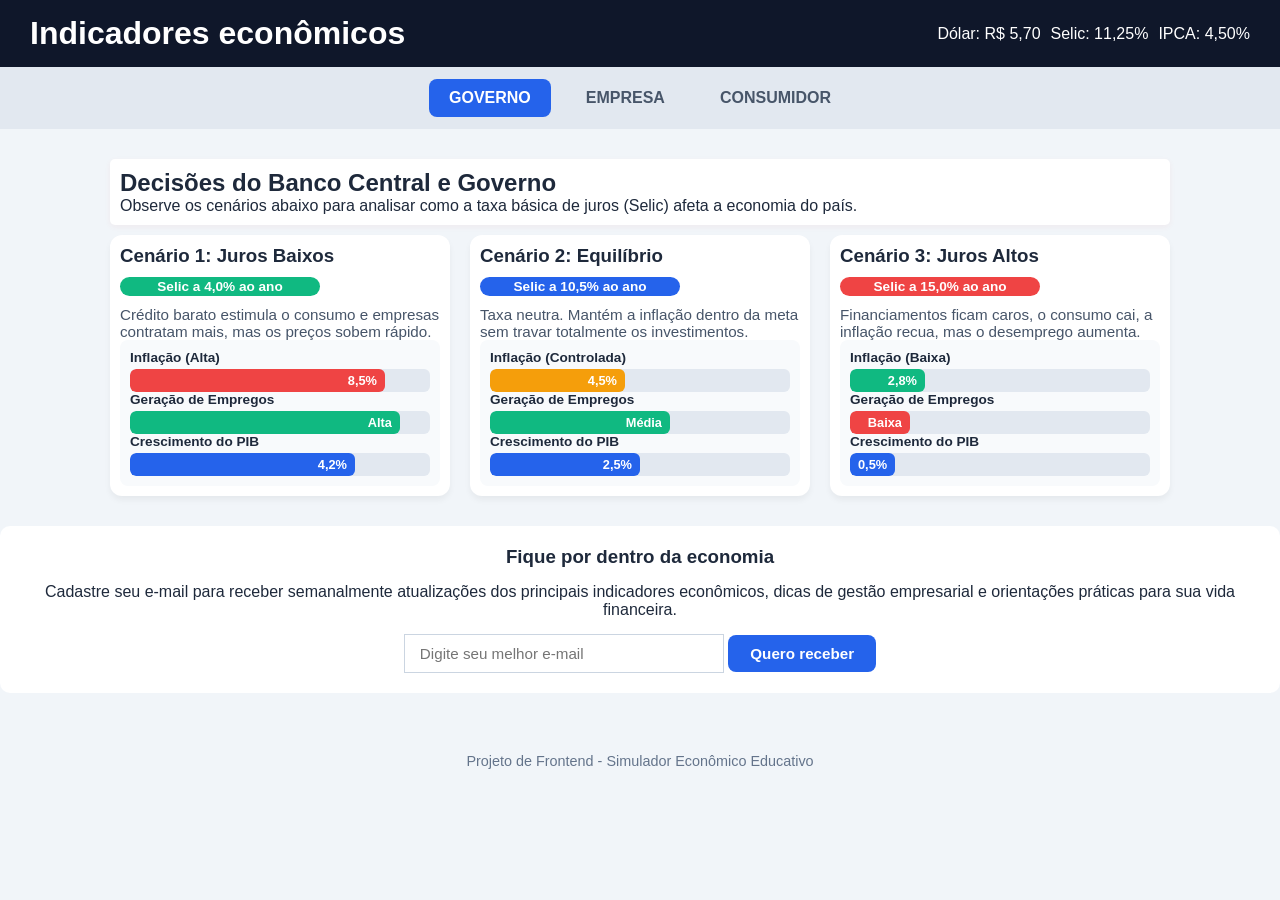
<file: index.html>
<!DOCTYPE html>
<html lang="pt-BR">
<head>
    <meta charset="UTF-8">
    <meta name="viewport" content="width=device-width, initial-scale=1.0">
    <title>SIMULADOR ECONÔMICO-MACROECONOMIA</title>
    <link rel="stylesheet" href="style.css">
</head>
<body>
    <header>
        <div><h1>Indicadores econômicos</h1></div>
        <div class="indicadores-topo">
            <span class="indicador">Dólar: R$ 5,70</span>
            <span class="indicador">Selic: 11,25%</span>
            <span class="indicador">IPCA: 4,50%</span>
        </div>
    </header>
    
    <nav> 
        <a href="index.html" class="btn-tab ativo">GOVERNO</a>
        <a href="empresa.html" class="btn-tab">EMPRESA</a>
        <a href="consumidor.html" class="btn-tab">CONSUMIDOR</a>
    </nav>

    <main>
        <section class="introducao">
            <h2>Decisões do Banco Central e Governo</h2>
            <p>Observe os cenários abaixo para analisar como a taxa básica de juros (Selic) afeta a economia do país.</p>
        </section>

        <section class="situacao">
            
            <article class="card-situacao">
                <h3>Cenário 1: Juros Baixos</h3>
                <span class="tag-juros verde">Selic a 4,0% ao ano</span>
                <p class="descricao">Crédito barato estimula o consumo e empresas contratam mais, mas os preços sobem rápido.</p>
                
                <div class="grafico-css">
                    <div class="barra-item">
                        <span>Inflação (Alta)</span>
                        <div class="fundo-barra"><div class="preenchimento vermelho" style="width: 85%;">8,5%</div></div>
                    </div>
                    <div class="barra-item">
                        <span>Geração de Empregos</span>
                        <div class="fundo-barra"><div class="preenchimento verde" style="width: 90%;">Alta</div></div>
                    </div>
                    <div class="barra-item">
                        <span>Crescimento do PIB</span>
                        <div class="fundo-barra"><div class="preenchimento azul" style="width: 75%;">4,2%</div></div>
                    </div>
                </div>
            </article>

            <article class="card-situacao">
                <h3>Cenário 2: Equilíbrio</h3>
                <span class="tag-juros azul">Selic a 10,5% ao ano</span>
                <p class="descricao">Taxa neutra. Mantém a inflação dentro da meta sem travar totalmente os investimentos.</p>
                
                <div class="grafico-css">
                    <div class="barra-item">
                        <span>Inflação (Controlada)</span>
                        <div class="fundo-barra"><div class="preenchimento amarelo" style="width: 45%;">4,5%</div></div>
                    </div>
                    <div class="barra-item">
                        <span>Geração de Empregos</span>
                        <div class="fundo-barra"><div class="preenchimento verde" style="width: 60%;">Média</div></div>
                    </div>
                    <div class="barra-item">
                        <span>Crescimento do PIB</span>
                        <div class="fundo-barra"><div class="preenchimento azul" style="width: 50%;">2,5%</div></div>
                    </div>
                </div>
            </article>

            <article class="card-situacao">
                <h3>Cenário 3: Juros Altos</h3>
                <span class="tag-juros vermelho">Selic a 15,0% ao ano</span>
                <p class="descricao">Financiamentos ficam caros, o consumo cai, a inflação recua, mas o desemprego aumenta.</p>
                
                <div class="grafico-css">
                    <div class="barra-item">
                        <span>Inflação (Baixa)</span>
                        <div class="fundo-barra"><div class="preenchimento verde" style="width: 25%;">2,8%</div></div>
                    </div>
                    <div class="barra-item">
                        <span>Geração de Empregos</span>
                        <div class="fundo-barra"><div class="preenchimento vermelho" style="width: 20%;">Baixa</div></div>
                    </div>
                    <div class="barra-item">
                        <span>Crescimento do PIB</span>
                        <div class="fundo-barra"><div class="preenchimento azul" style="width: 15%;">0,5%</div></div>
                    </div>
                </div>
            </article>

        </section>
    </main>


    
    <section class="newsletter">
        <h3>Fique por dentro da economia</h3>
        <p>Cadastre seu e-mail para receber semanalmente atualizações dos principais indicadores econômicos, dicas de gestão empresarial e orientações práticas para sua vida financeira.</p>
        
        <form action="#" method="post" class="form-newsletter">
            <input type="email" name="email" placeholder="Digite seu melhor e-mail" required>
            <button type="submit">Quero receber</button>
        </form>
    </section>
    
    <footer>
        <p>Projeto de Frontend - Simulador Econômico Educativo</p>
    </footer>

</body>
</html>
</file>
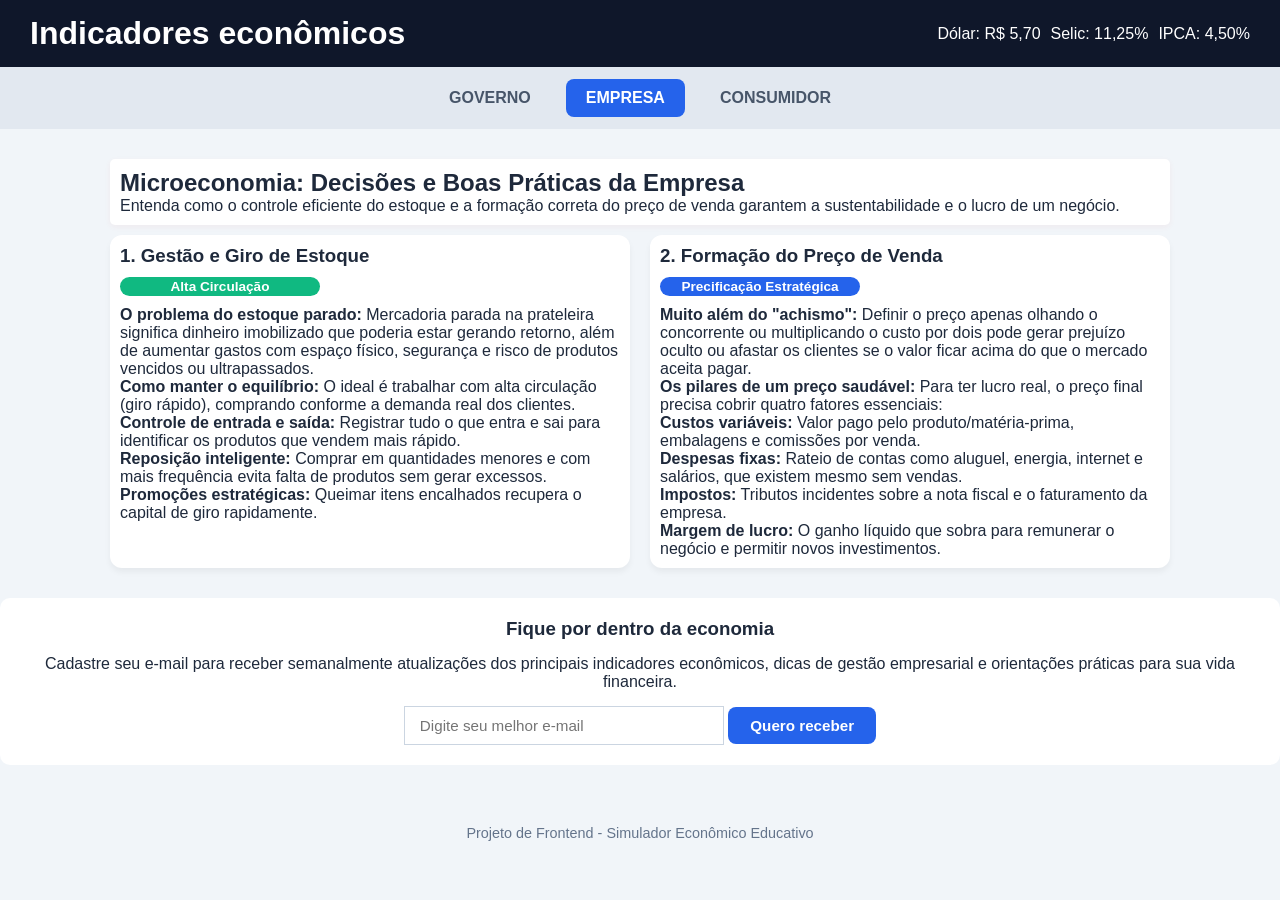
<file: empresa.html>
<!DOCTYPE html>
<html lang="pt-BR">
<head>
    <meta charset="UTF-8">
    <meta name="viewport" content="width=device-width, initial-scale=1.0">
    <title>SIMULADOR ECONÔMICO-MICROECONOMIA</title>
    <link rel="stylesheet" href="style.css">
</head>
<body>
    <header>
        <div><h1>Indicadores econômicos</h1></div>
        <div class="indicadores-topo">
            <span class="indicador">Dólar: R$ 5,70</span>
            <span class="indicador">Selic: 11,25%</span>
            <span class="indicador">IPCA: 4,50%</span>
        </div>
    </header>
    
    <nav> 
        <a href="index.html" class="btn-tab">GOVERNO</a>
        <a href="empresa.html" class="btn-tab ativo">EMPRESA</a>
        <a href="consumidor.html" class="btn-tab">CONSUMIDOR</a>
    </nav>

    <main>
    
        <section class="introducao">
            <h2>Microeconomia: Decisões e Boas Práticas da Empresa</h2>
            <p>Entenda como o controle eficiente do estoque e a formação correta do preço de venda garantem a sustentabilidade e o lucro de um negócio.</p>
        </section>

        <section class="situacao">
            
            <article class="card-situacao">
                <h3>1. Gestão e Giro de Estoque</h3>
                <span class="tag-juros verde">Alta Circulação</span>
                <div class="texto-informativo">
                    <p><strong>O problema do estoque parado:</strong> Mercadoria parada na prateleira significa dinheiro imobilizado que poderia estar gerando retorno, além de aumentar gastos com espaço físico, segurança e risco de produtos vencidos ou ultrapassados.</p>
                    <p><strong>Como manter o equilíbrio:</strong> O ideal é trabalhar com alta circulação (giro rápido), comprando conforme a demanda real dos clientes.</p>
                    <ul>
                        <li><strong>Controle de entrada e saída:</strong> Registrar tudo o que entra e sai para identificar os produtos que vendem mais rápido.</li>
                        <li><strong>Reposição inteligente:</strong> Comprar em quantidades menores e com mais frequência evita falta de produtos sem gerar excessos.</li>
                        <li><strong>Promoções estratégicas:</strong> Queimar itens encalhados recupera o capital de giro rapidamente.</li>
                    </ul>
                </div>
            </article>

            <article class="card-situacao">
                <h3>2. Formação do Preço de Venda</h3>
                <span class="tag-juros azul">Precificação Estratégica</span>
                <div class="texto-informativo">
                    <p><strong>Muito além do "achismo":</strong> Definir o preço apenas olhando o concorrente ou multiplicando o custo por dois pode gerar prejuízo oculto ou afastar os clientes se o valor ficar acima do que o mercado aceita pagar.</p>
                    <p><strong>Os pilares de um preço saudável:</strong> Para ter lucro real, o preço final precisa cobrir quatro fatores essenciais:</p>
                    <ul>
                        <li><strong>Custos variáveis:</strong> Valor pago pelo produto/matéria-prima, embalagens e comissões por venda.</li>
                        <li><strong>Despesas fixas:</strong> Rateio de contas como aluguel, energia, internet e salários, que existem mesmo sem vendas.</li>
                        <li><strong>Impostos:</strong> Tributos incidentes sobre a nota fiscal e o faturamento da empresa.</li>
                        <li><strong>Margem de lucro:</strong> O ganho líquido que sobra para remunerar o negócio e permitir novos investimentos.</li>
                    </ul>
                </div>
            </article>

        </section>
    </main>

    
    <section class="newsletter">
        <h3>Fique por dentro da economia</h3>
        <p>Cadastre seu e-mail para receber semanalmente atualizações dos principais indicadores econômicos, dicas de gestão empresarial e orientações práticas para sua vida financeira.</p>
        
        <form action="#" method="post" class="form-newsletter">
            <input type="email" name="email" placeholder="Digite seu melhor e-mail" required>
            <button type="submit">Quero receber</button>
        </form>
    </section>
    
    <footer>
        <p>Projeto de Frontend - Simulador Econômico Educativo</p>
    </footer>

</body>
</html>
</file>
<file: style.css>
* {
    margin: 0;
    padding: 0;
    box-sizing: border-box;
    font-family: 'segoe UI', 'Segoe UI', Tahoma, Geneva, Verdana, sans-serif;
}

body {
    background-color: #f1f5f9;
    color: #1e293b;
}

header {
    background-color: #0f172a;
    color: white;
    padding: 15px 30px;
    display: flex;
    justify-content: space-between;
    align-items: center;
    flex-wrap: wrap;
    gap: 15px;
}
.indicadores-topo {
    display: flex;
    gap: 10px;
    flex-wrap: wrap;
}

nav {
    background-color: #e2e8f0;
    padding: 12px;
    display: flex;
    justify-content: center;
    gap: 15px;
}
.btn-tab {
    text-decoration: none;
    color: #475569;
    font-weight: bold;
    padding: 10px 20px;
    border-radius: 8px;
    transition: 0.2s;
}
.btn-tab:hover {
    background-color: #cbd5e1;
}
.btn-tab.ativo {
    background-color: #2563eb;
    color: white;
}


main {
    max-width: 1100px;
    margin: 30px auto;
    padding: 0 20px;
}

.introducao {
    background: white;
    padding: 10px;
    border-radius: 5px;
    margin-bottom: 10px;
    box-shadow: 0 2px 6px rgba(210, 36, 36, 0.05);
}

.situacao {
    display: grid;
    grid-template-columns: repeat(auto-fit, minmax(300px, 1fr));
    gap: 20px;
}

.card-situacao {
    background: white;
    padding: 10px;
    border-radius: 12px;
    box-shadow: 0 4px 6px rgba(0,0,0,0.05);
    transition: transform 0.2s, box-shadow 0.2s;
}
.card-situacao:hover {
    transform: translateY(-5px);
    box-shadow: 0 10px 15px rgba(0,0,0,0.1);
}

.tag-juros {
    display: inline-block;
    width: 200px;
    padding: 2px;
    text-align: center;
    border-radius: 20px;
    font-size: 0.85rem;
    font-weight: bold;
    margin: 10px 0;
    color: white;
}

.descricao {
    font-size: 0.95rem;
    color: #475569;
}

/* os graficos */
.grafico-css {
    display: flex;
    flex-direction: column;
    background: #f8fafc;
    padding: 10px;
    border-radius: 8px;
}
.barra-item span {
    display: block;
    font-size: 0.85rem;
    font-weight: bold;
    margin-bottom: 4px;
}
.fundo-barra {
    width: 100%;
    background-color: #e2e8f0;
    border-radius: 6px;
    overflow: hidden;
}
.preenchimento {
    padding: 4px 8px;
    color: white;
    font-size: 0.8rem;
    font-weight: bold;
    text-align: right;
    border-radius: 6px;
}

.verde { background-color: #10b981; }
.azul { background-color: #2563eb; }
.amarelo { background-color: #f59e0b; }
.vermelho { background-color: #ef4444; }

footer {
    text-align: center;
    padding: 20px;
    color: #64748b;
    font-size: 0.9rem;
    margin-top: 40px;
}

div ul li {
    list-style: none;
}


/* formulario email */
.newsletter {
    display: flex;
    flex-direction: column;
    background-color: white;
    padding: 20px;
    border-radius: 10px;
    margin-top: 5px;
    text-align: center;
    gap: 15px;
}

.form-newsletter input[type="email"] {
    padding: 10px 15px;
    border: 1px solid #cbd5e1;
    font-size: 0.95rem;
    width: 100%;
    max-width: 320px;
}

.form-newsletter button {
    background-color: #2563eb;
    color: white;
    border: none;
    padding: 10px 22px;
    border-radius: 8px;
    font-size: 0.95rem;
    font-weight: bold;
    cursor: pointer;
}
</file>
